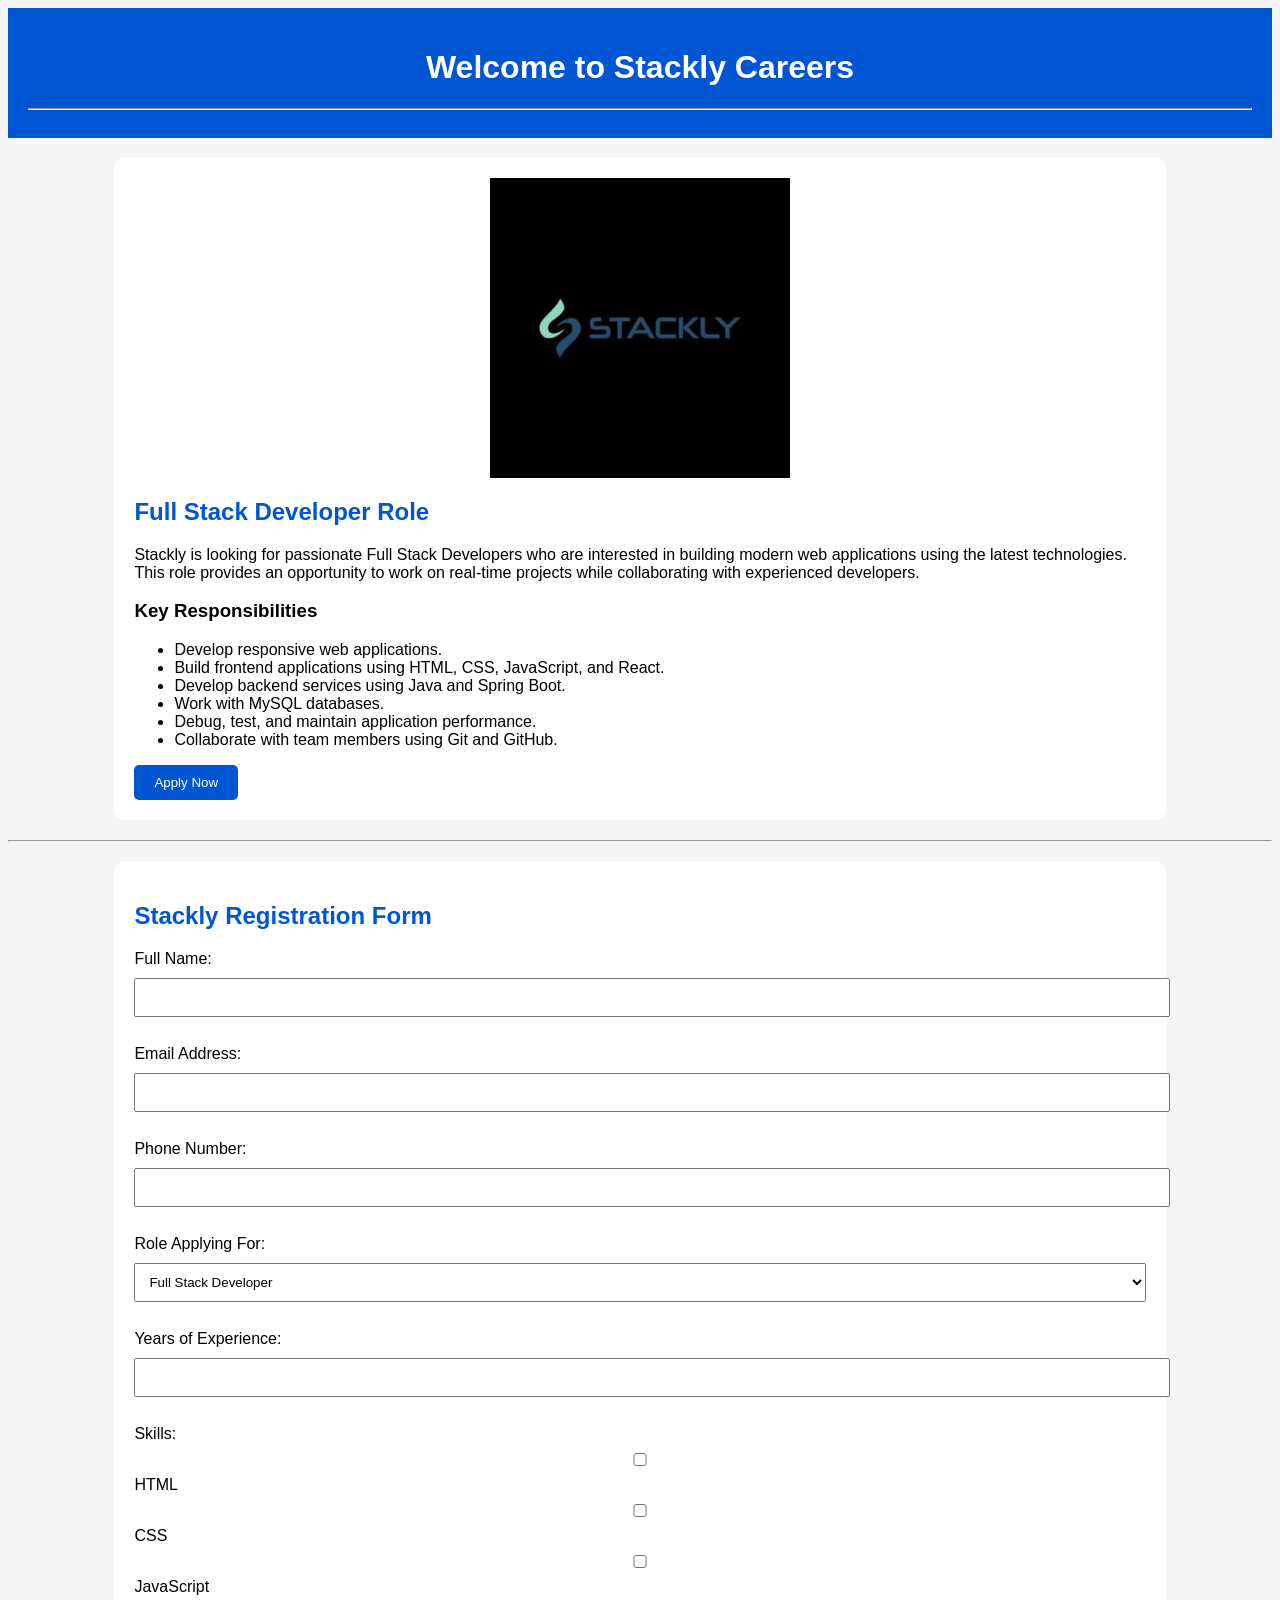
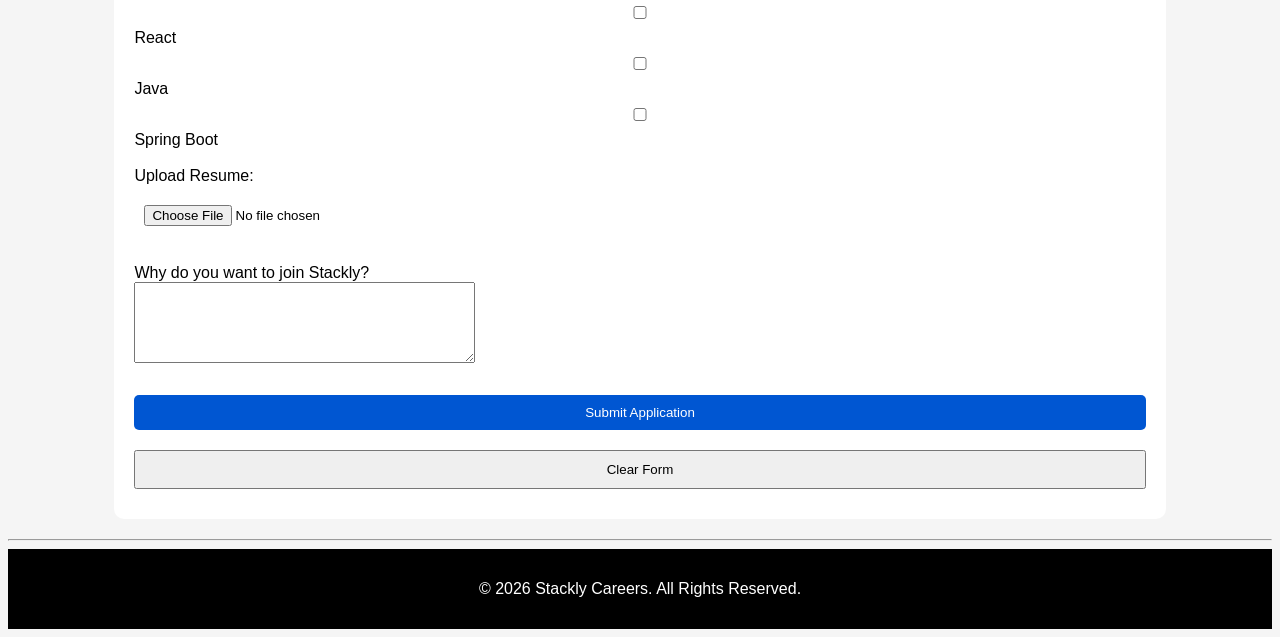
<file: index.html>
<!DOCTYPE html>
<html lang="en">
<head>
    <meta charset="UTF-8">
    <meta name="viewport" content="width=device-width, initial-scale=1.0">
    <title>Stackly Careers</title>
    <link rel="stylesheet" href="./style.css">
</head>

<body>

    <!-- Header -->
    <header>
        <h1>Welcome to Stackly Careers</h1>
        <hr>
    </header>

    <!-- ========================= -->
    <!-- Section 1 - Normal Section -->
    <!-- ========================= -->

    <section>
        

        <img src="./image/images.jpg"
         alt="Full Stack Developer"
         width="500">

         <h2>Full Stack Developer Role</h2>

        <p>
            Stackly is looking for passionate Full Stack Developers who are
            interested in building modern web applications using the latest
            technologies. This role provides an opportunity to work on real-time
            projects while collaborating with experienced developers.
        </p>

        <h3>Key Responsibilities</h3>

        <ul>
            <li>Develop responsive web applications.</li>
            <li>Build frontend applications using HTML, CSS, JavaScript, and React.</li>
            <li>Develop backend services using Java and Spring Boot.</li>
            <li>Work with MySQL databases.</li>
            <li>Debug, test, and maintain application performance.</li>
            <li>Collaborate with team members using Git and GitHub.</li>
        </ul>

        <button>Apply Now</button>
    </section>

    <hr>

    <!-- ========================= -->
    <!-- Section 2 - Registration Form -->
    <!-- ========================= -->

    <section>

        <h2>Stackly Registration Form</h2>

        <form>

            <label>Full Name:</label><br>
            <input type="text" name="fullname"><br><br>

            <label>Email Address:</label><br>
            <input type="email" name="email"><br><br>

            <label>Phone Number:</label><br>
            <input type="tel" name="phone"><br><br>

            <label>Role Applying For:</label><br>

            <select name="role">
                <option>Full Stack Developer</option>
                <option>Frontend Developer</option>
                <option>Backend Developer</option>
                <option>Java Developer</option>
                <option>React Developer</option>
            </select>

            <br><br>

            <label>Years of Experience:</label><br>
            <input type="number" name="experience"><br><br>

            <label>Skills:</label><br>

            <input type="checkbox"> HTML
            <input type="checkbox"> CSS
            <input type="checkbox"> JavaScript
            <input type="checkbox"> React
            <input type="checkbox"> Java
            <input type="checkbox"> Spring Boot

            <br><br>

            <label>Upload Resume:</label><br>
            <input type="file"><br><br>

            <label>Why do you want to join Stackly?</label><br>
            <textarea rows="5" cols="40"></textarea>

            <br><br>

            <input type="submit" value="Submit Application">
            <input type="reset" value="Clear Form">

        </form>

    </section>

    <hr>

    <footer>
        <p>&copy; 2026 Stackly Careers. All Rights Reserved.</p>
    </footer>

</body>
</html>
</file>
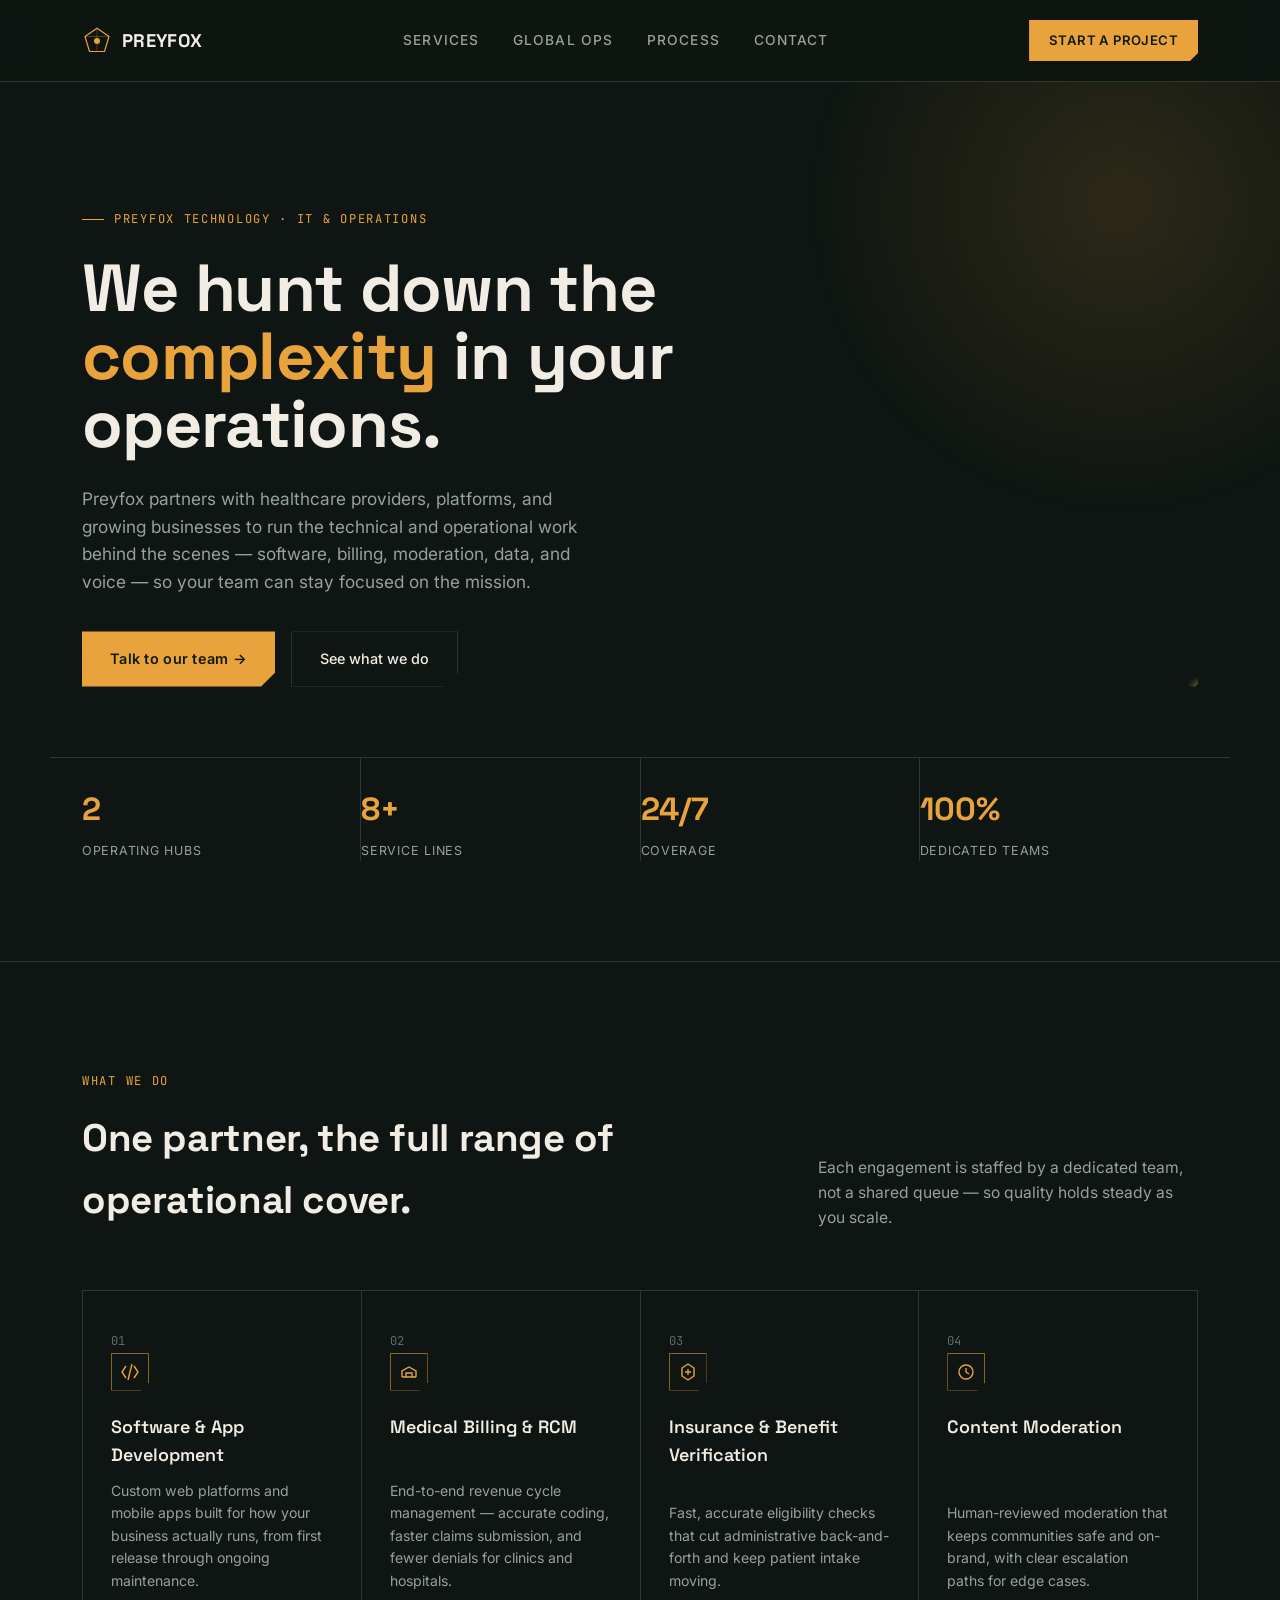
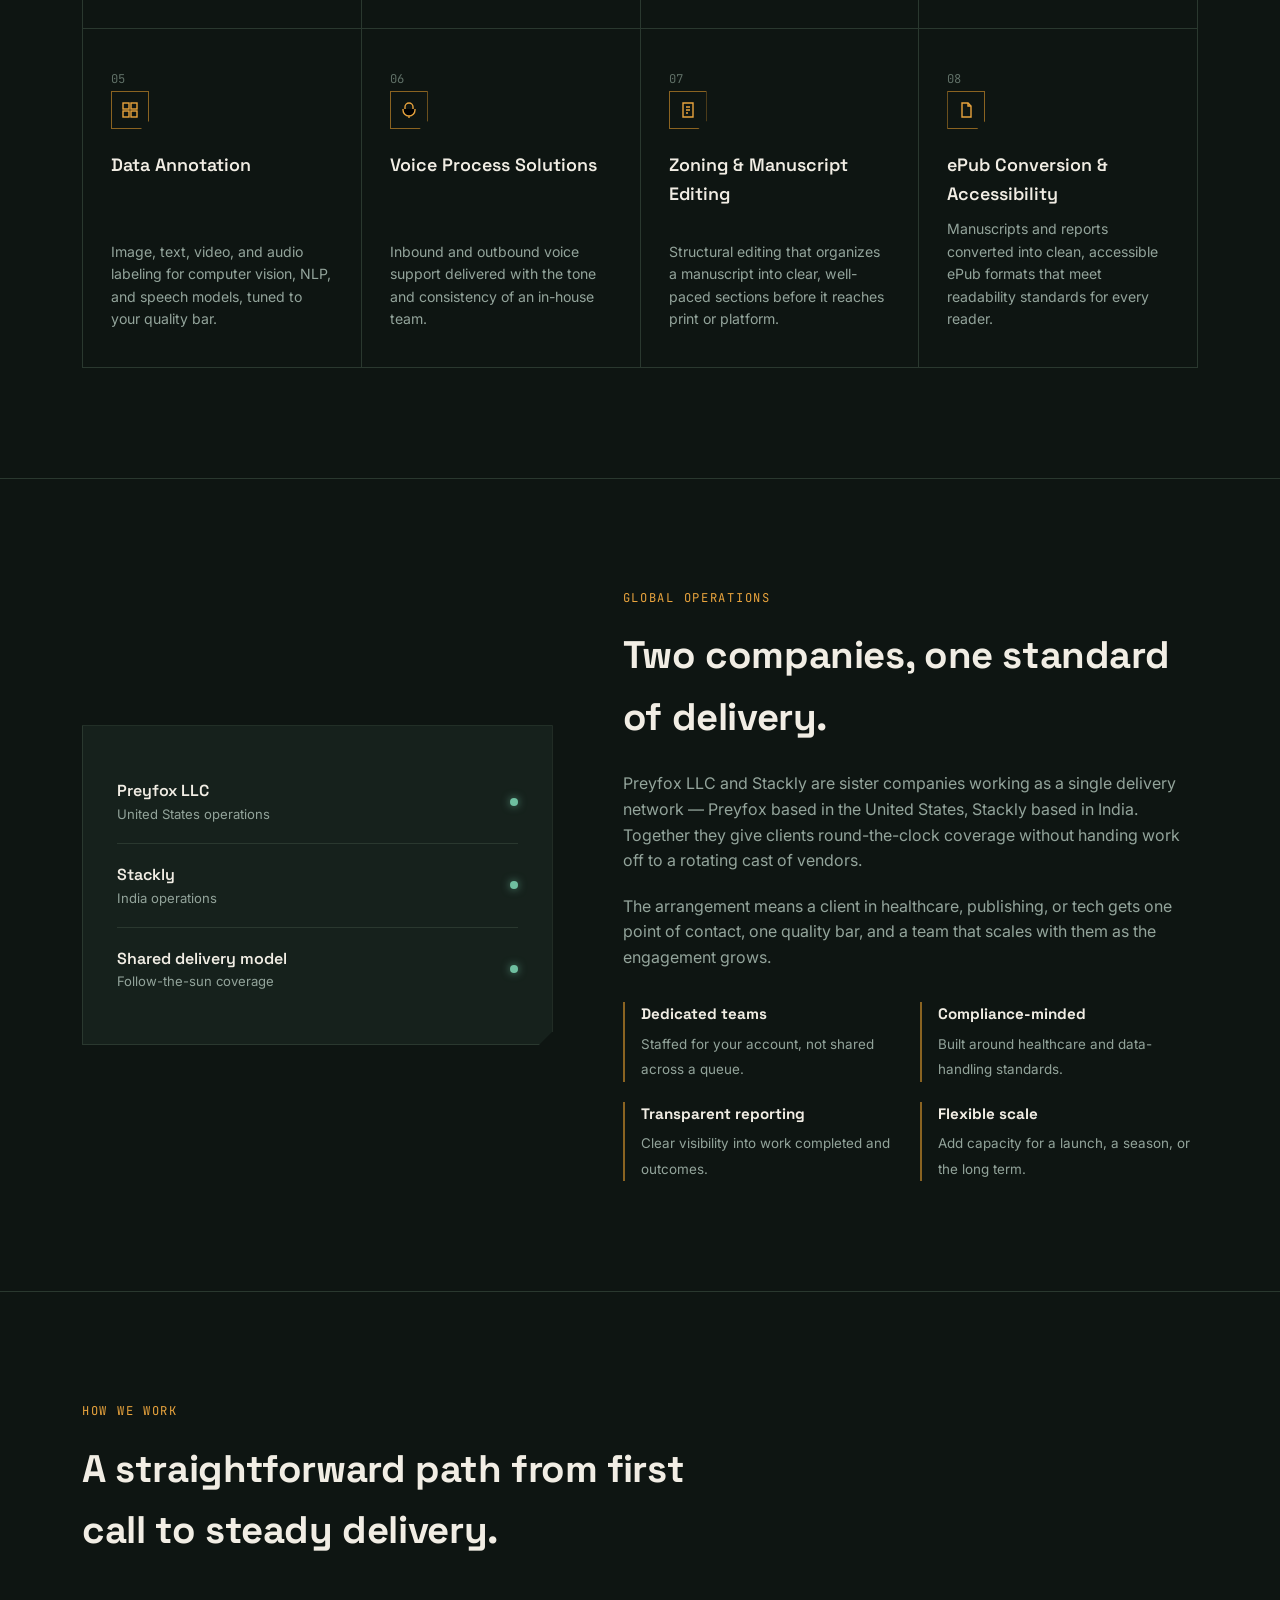
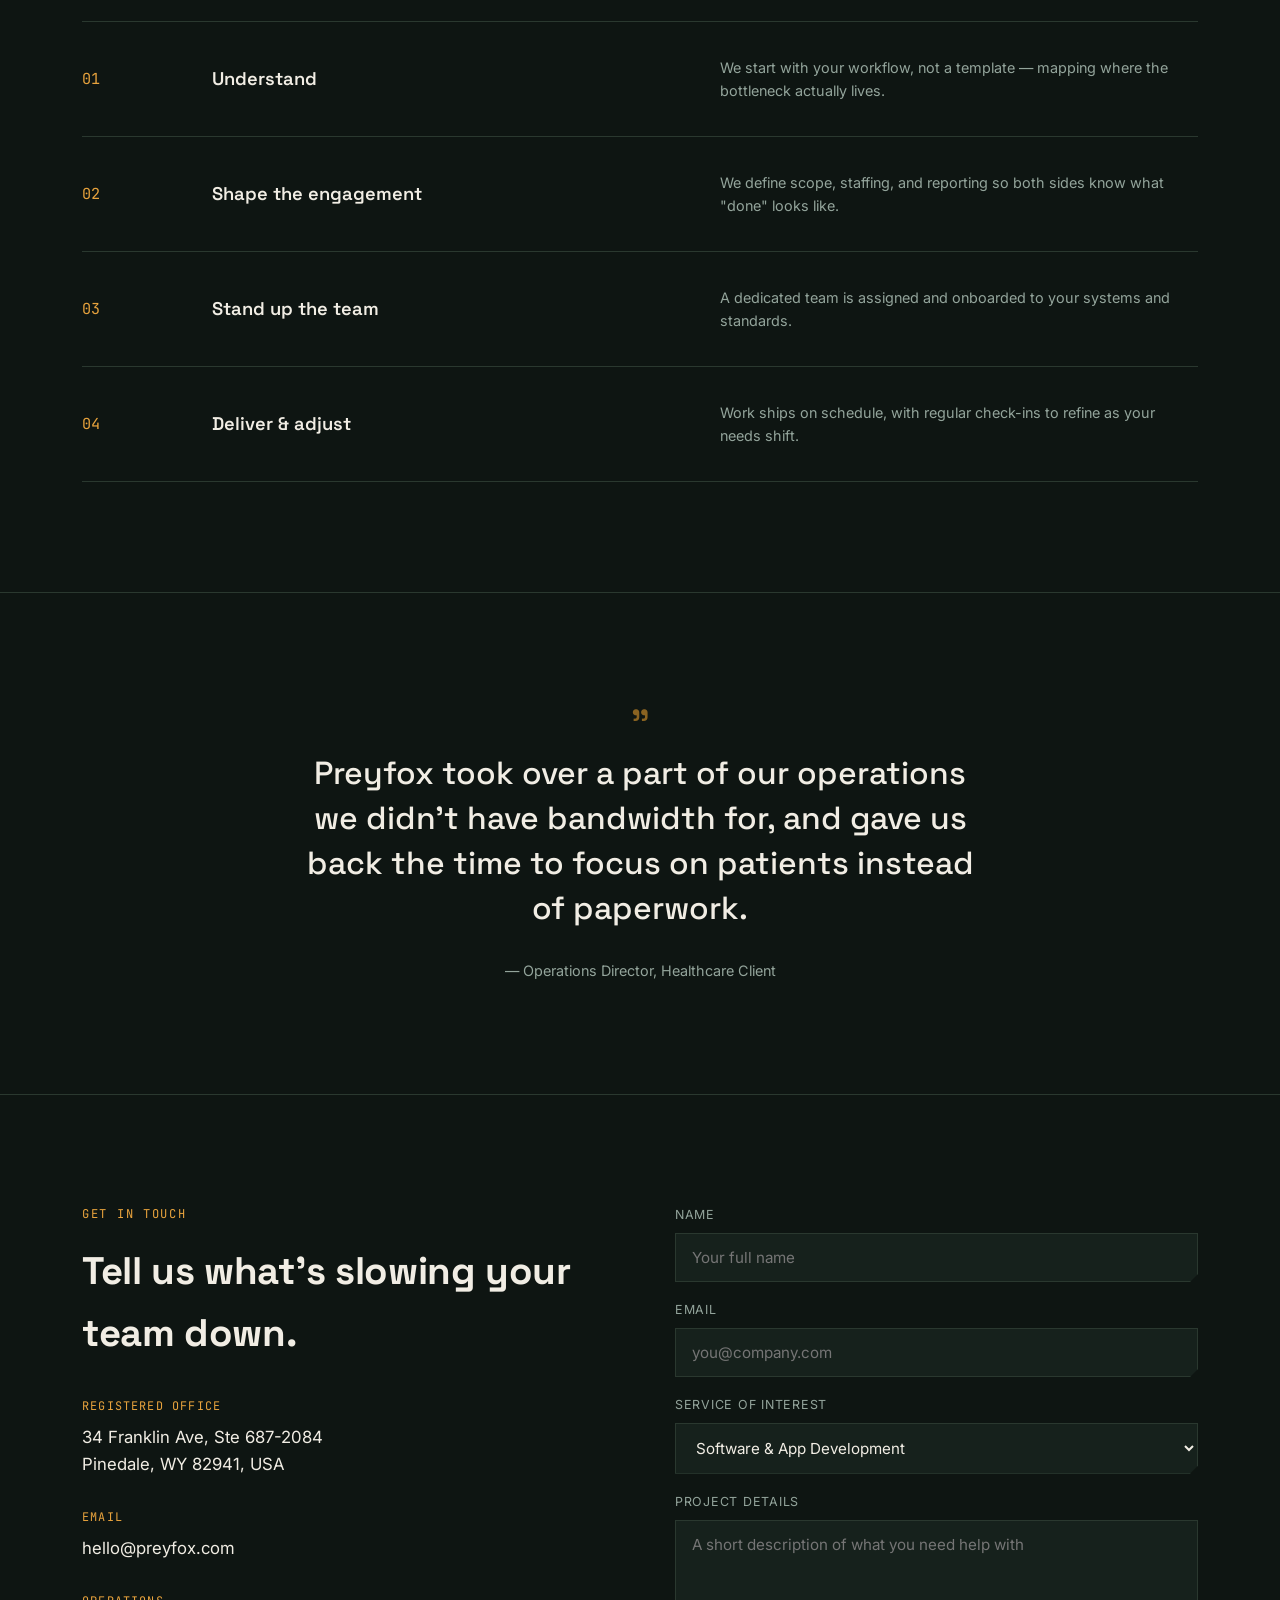
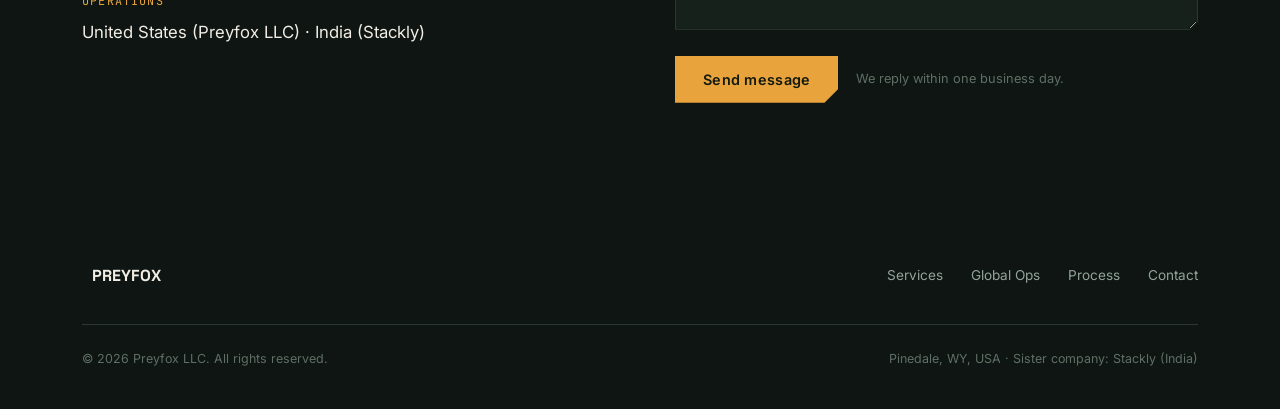
<file: preyfox-website.html>
<!DOCTYPE html>
<html lang="en">
<head>
<meta charset="UTF-8">
<meta name="viewport" content="width=device-width, initial-scale=1.0">
<title>Preyfox Technology — Global IT &amp; Operations Partner</title>
<link rel="preconnect" href="https://fonts.googleapis.com">
<link href="https://fonts.googleapis.com/css2?family=Space+Grotesk:wght@400;500;600;700&family=Inter:wght@400;500;600;700&family=JetBrains+Mono:wght@400;500&display=swap" rel="stylesheet">
<style>
  :root{
    --bg:#0e1512;
    --bg-alt:#121b17;
    --surface:#16211c;
    --surface-2:#1c2922;
    --line:#2a382f;
    --text:#f1ede4;
    --muted:#93a49b;
    --muted-2:#5f6f66;
    --amber:#e8a33d;
    --amber-dim:#8a6321;
    --teal:#6fbfa0;
    --clip: polygon(0 0, 100% 0, 100% calc(100% - 14px), calc(100% - 14px) 100%, 0 100%);
    --clip-sm: polygon(0 0, 100% 0, 100% calc(100% - 8px), calc(100% - 8px) 100%, 0 100%);
  }
  *{box-sizing:border-box; margin:0; padding:0;}
  html{scroll-behavior:smooth;}
  body{
    background:var(--bg);
    color:var(--text);
    font-family:'Inter', sans-serif;
    line-height:1.6;
    overflow-x:hidden;
  }
  @media (prefers-reduced-motion: reduce){
    *{animation-duration:0.01ms !important; animation-iteration-count:1 !important; transition-duration:0.01ms !important; scroll-behavior:auto !important;}
  }
  a{color:inherit; text-decoration:none;}
  img{max-width:100%; display:block;}
  .mono{font-family:'JetBrains Mono', monospace;}
  .wrap{max-width:1180px; margin:0 auto; padding:0 32px;}

  ::selection{background:var(--amber); color:#0e1512;}

  a:focus-visible, button:focus-visible{
    outline:2px solid var(--amber);
    outline-offset:3px;
  }

  /* ---------- Background scanline texture ---------- */
  .grain{
    position:fixed; inset:0; pointer-events:none; z-index:0; opacity:0.035; mix-blend-mode:overlay;
    background-image:repeating-linear-gradient(0deg, #fff 0px, transparent 1px, transparent 3px);
  }

  /* ---------- NAV ---------- */
  header{
    position:sticky; top:0; z-index:100;
    background:rgba(14,21,18,0.86);
    backdrop-filter:blur(10px);
    border-bottom:1px solid var(--line);
  }
  .nav{
    display:flex; align-items:center; justify-content:space-between;
    padding:20px 32px;
    max-width:1180px; margin:0 auto;
  }
  .brand{
    display:flex; align-items:center; gap:10px;
    font-family:'Space Grotesk', sans-serif;
    font-weight:700; font-size:1.15rem; letter-spacing:0.02em;
  }
  .brand .mark{
    width:30px; height:30px; position:relative; flex:none;
  }
  .brand .mark svg{width:100%; height:100%;}
  nav.links{display:flex; gap:34px; align-items:center;}
  nav.links a{
    font-size:0.86rem; color:var(--muted); text-transform:uppercase; letter-spacing:0.08em; font-weight:500;
    transition:color 0.2s ease;
    position:relative;
  }
  nav.links a::after{
    content:''; position:absolute; left:0; bottom:-6px; width:0; height:1px; background:var(--amber);
    transition:width 0.25s ease;
  }
  nav.links a:hover{color:var(--text);}
  nav.links a:hover::after{width:100%;}
  .nav-cta{
    background:var(--amber); color:#12190f; font-weight:600; font-size:0.82rem;
    padding:10px 20px; letter-spacing:0.03em; clip-path:var(--clip-sm);
    text-transform:uppercase;
    transition:transform 0.2s ease, background 0.2s ease;
  }
  .nav-cta:hover{background:#f3b657; transform:translateY(-1px);}
  .nav-toggle{display:none;}

  /* ---------- HERO ---------- */
  .hero{
    position:relative;
    padding:120px 0 100px;
    border-bottom:1px solid var(--line);
    overflow:hidden;
  }
  .hero::before{
    content:'';
    position:absolute; top:-200px; right:-160px; width:640px; height:640px;
    background:radial-gradient(circle, rgba(232,163,61,0.14) 0%, rgba(232,163,61,0) 70%);
    z-index:0;
  }
  .hero-grid{
    position:relative; z-index:1;
    display:grid; grid-template-columns:1.15fr 0.85fr; gap:60px; align-items:end;
  }
  .eyebrow{
    display:inline-flex; align-items:center; gap:10px;
    font-family:'JetBrains Mono', monospace; font-size:0.76rem; letter-spacing:0.14em;
    color:var(--amber); text-transform:uppercase; margin-bottom:26px;
  }
  .eyebrow::before{
    content:''; width:22px; height:1px; background:var(--amber);
  }
  h1.headline{
    font-family:'Space Grotesk', sans-serif;
    font-weight:700;
    font-size:clamp(2.6rem, 5.2vw, 4.6rem);
    line-height:1.02;
    letter-spacing:-0.01em;
    margin-bottom:26px;
  }
  h1.headline .accent{color:var(--amber);}
  .hero-sub{
    color:var(--muted); font-size:1.08rem; max-width:520px; margin-bottom:36px;
  }
  .hero-actions{display:flex; gap:16px; flex-wrap:wrap;}
  .btn-primary{
    background:var(--amber); color:#12190f; font-weight:600; font-size:0.9rem;
    padding:15px 28px; clip-path:var(--clip); letter-spacing:0.02em;
    display:inline-flex; align-items:center; gap:10px;
    transition:transform 0.2s ease, background 0.2s ease;
  }
  .btn-primary:hover{background:#f3b657; transform:translateY(-2px);}
  .btn-ghost{
    border:1px solid var(--line); color:var(--text); font-weight:500; font-size:0.9rem;
    padding:15px 28px; clip-path:var(--clip);
    transition:border-color 0.2s ease, background 0.2s ease;
  }
  .btn-ghost:hover{border-color:var(--amber); background:rgba(232,163,61,0.06);}

  /* radar panel */
  .radar-panel{
    position:relative; aspect-ratio:1/1; max-width:380px; margin-left:auto;
    border:1px solid var(--line); background:var(--surface);
    clip-path:var(--clip);
  }
  .radar-panel .ring{
    position:absolute; border:1px solid rgba(111,191,160,0.25); border-radius:50%;
    top:50%; left:50%; transform:translate(-50%,-50%);
  }
  .radar-panel .ring.r1{width:86%; height:86%;}
  .radar-panel .ring.r2{width:60%; height:60%;}
  .radar-panel .ring.r3{width:34%; height:34%;}
  .radar-panel .sweep{
    position:absolute; top:50%; left:50%; width:50%; height:1px;
    background:linear-gradient(90deg, var(--teal), transparent);
    transform-origin:left center;
    animation:sweep 4.5s linear infinite;
  }
  @keyframes sweep{ to{ transform:rotate(360deg); } }
  .radar-panel .node{
    position:absolute; width:6px; height:6px; border-radius:50%; background:var(--amber);
    box-shadow:0 0 10px 2px rgba(232,163,61,0.6);
  }
  .radar-panel .node.n1{top:28%; left:64%;}
  .radar-panel .node.n2{top:66%; left:34%;}
  .radar-panel .node.n3{top:44%; left:44%; background:var(--teal); box-shadow:0 0 10px 2px rgba(111,191,160,0.6);}
  .radar-caption{
    position:absolute; bottom:16px; left:16px; right:16px;
    font-family:'JetBrains Mono', monospace; font-size:0.7rem; color:var(--muted-2);
    display:flex; justify-content:space-between;
  }

  .hero-stats{
    display:flex; gap:0; margin-top:70px; border-top:1px solid var(--line);
  }
  .hero-stats .stat{
    flex:1; padding:26px 0 0; border-right:1px solid var(--line);
  }
  .hero-stats .stat:last-child{border-right:none;}
  .hero-stats .num{
    font-family:'Space Grotesk', sans-serif; font-size:2rem; font-weight:700; color:var(--amber);
  }
  .hero-stats .label{
    font-size:0.78rem; color:var(--muted); text-transform:uppercase; letter-spacing:0.06em; margin-top:6px;
  }

  /* ---------- SECTION SHARED ---------- */
  section{padding:110px 0; border-bottom:1px solid var(--line); position:relative;}
  .section-head{
    display:flex; justify-content:space-between; align-items:flex-end; gap:40px; margin-bottom:60px;
    flex-wrap:wrap;
  }
  .section-tag{
    font-family:'JetBrains Mono', monospace; font-size:0.76rem; color:var(--amber);
    text-transform:uppercase; letter-spacing:0.14em; margin-bottom:16px; display:block;
  }
  h2.section-title{
    font-family:'Space Grotesk', sans-serif; font-weight:700;
    font-size:clamp(1.8rem, 3vw, 2.6rem); letter-spacing:-0.01em; max-width:640px;
  }
  .section-desc{color:var(--muted); max-width:380px; font-size:0.98rem;}

  /* ---------- SERVICES ---------- */
  .services-grid{
    display:grid; grid-template-columns:repeat(4, 1fr); gap:1px; background:var(--line);
    border:1px solid var(--line);
  }
  .service-card{
    background:var(--bg); padding:36px 28px; min-height:260px;
    display:flex; flex-direction:column; justify-content:space-between;
    transition:background 0.25s ease;
    position:relative;
  }
  .service-card:hover{background:var(--surface-2);}
  .service-card .idx{
    font-family:'JetBrains Mono', monospace; font-size:0.76rem; color:var(--muted-2);
  }
  .service-card h3{
    font-family:'Space Grotesk', sans-serif; font-size:1.12rem; font-weight:600; margin:22px 0 10px;
  }
  .service-card p{color:var(--muted); font-size:0.88rem;}
  .service-card .icon{
    width:38px; height:38px; margin-bottom:6px;
    border:1px solid var(--amber-dim); clip-path:var(--clip-sm);
    display:flex; align-items:center; justify-content:center;
    color:var(--amber);
  }

  /* ---------- ABOUT / GLOBAL OPS ---------- */
  .about{
    display:grid; grid-template-columns:0.9fr 1.1fr; gap:70px; align-items:center;
  }
  .about-visual{
    border:1px solid var(--line); background:var(--surface); clip-path:var(--clip); padding:34px;
    position:relative;
  }
  .ops-row{
    display:flex; justify-content:space-between; align-items:center;
    padding:18px 0; border-bottom:1px solid var(--line);
  }
  .ops-row:last-child{border-bottom:none;}
  .ops-row .country{font-family:'Space Grotesk', sans-serif; font-weight:600;}
  .ops-row .role{color:var(--muted); font-size:0.82rem;}
  .ops-row .dot{width:8px; height:8px; border-radius:50%; background:var(--teal); box-shadow:0 0 8px rgba(111,191,160,0.7);}
  .about-copy p{color:var(--muted); margin-bottom:20px; font-size:1rem;}
  .about-copy h2{margin-bottom:24px;}
  .pillar-list{display:grid; grid-template-columns:1fr 1fr; gap:20px; margin-top:32px;}
  .pillar{border-left:2px solid var(--amber-dim); padding-left:16px;}
  .pillar b{font-family:'Space Grotesk', sans-serif; display:block; margin-bottom:4px; font-size:0.95rem;}
  .pillar span{color:var(--muted); font-size:0.84rem;}

  /* ---------- PROCESS ---------- */
  .process-list{display:flex; flex-direction:column; border-top:1px solid var(--line);}
  .process-item{
    display:grid; grid-template-columns:100px 1fr 1fr; gap:30px;
    padding:34px 0; border-bottom:1px solid var(--line);
    align-items:center;
  }
  .process-item .step{
    font-family:'JetBrains Mono', monospace; color:var(--amber); font-size:0.95rem;
  }
  .process-item h4{font-family:'Space Grotesk', sans-serif; font-size:1.15rem; font-weight:600;}
  .process-item p{color:var(--muted); font-size:0.9rem;}

  /* ---------- TESTIMONIAL ---------- */
  .testimonial{
    text-align:center; max-width:760px; margin:0 auto;
  }
  .testimonial blockquote{
    font-family:'Space Grotesk', sans-serif; font-size:clamp(1.4rem, 2.6vw, 2rem);
    font-weight:500; line-height:1.4; margin-bottom:28px;
  }
  .testimonial cite{color:var(--muted); font-style:normal; font-size:0.9rem;}
  .testimonial .quote-mark{color:var(--amber-dim); font-size:3rem; font-family:'Space Grotesk', sans-serif; line-height:1;}

  /* ---------- CONTACT ---------- */
  .contact{
    display:grid; grid-template-columns:1fr 1fr; gap:70px;
  }
  .contact-info .item{margin-bottom:30px;}
  .contact-info .item .k{
    font-family:'JetBrains Mono', monospace; font-size:0.74rem; color:var(--amber);
    text-transform:uppercase; letter-spacing:0.1em; margin-bottom:8px; display:block;
  }
  .contact-info .item .v{font-size:1.05rem;}
  form{display:flex; flex-direction:column; gap:18px;}
  .field{display:flex; flex-direction:column; gap:8px;}
  .field label{font-size:0.78rem; color:var(--muted); text-transform:uppercase; letter-spacing:0.06em;}
  .field input, .field textarea, .field select{
    background:var(--surface); border:1px solid var(--line); color:var(--text);
    padding:14px 16px; font-family:'Inter', sans-serif; font-size:0.95rem;
    clip-path:var(--clip-sm);
  }
  .field input:focus, .field textarea:focus, .field select:focus{
    outline:none; border-color:var(--amber);
  }
  .field textarea{resize:vertical; min-height:110px;}
  .submit-row{display:flex; align-items:center; gap:18px; margin-top:8px;}
  .form-note{font-size:0.8rem; color:var(--muted-2);}
  .btn-primary[type="submit"]{border:none; cursor:pointer; font-family:'Inter', sans-serif;}

  /* ---------- FOOTER ---------- */
  footer{padding:50px 0 40px;}
  .foot-grid{display:flex; justify-content:space-between; align-items:center; flex-wrap:wrap; gap:20px;}
  .foot-brand{display:flex; align-items:center; gap:10px; font-family:'Space Grotesk', sans-serif; font-weight:700;}
  .foot-links{display:flex; gap:28px;}
  .foot-links a{color:var(--muted); font-size:0.85rem;}
  .foot-links a:hover{color:var(--amber);}
  .foot-bottom{
    margin-top:36px; padding-top:24px; border-top:1px solid var(--line);
    display:flex; justify-content:space-between; color:var(--muted-2); font-size:0.78rem; flex-wrap:wrap; gap:10px;
  }

  /* ---------- REVEAL ANIM ---------- */
  .reveal{opacity:0; transform:translateY(18px); transition:opacity 0.7s ease, transform 0.7s ease;}
  .reveal.in{opacity:1; transform:translateY(0);}

  /* ---------- RESPONSIVE ---------- */
  @media (max-width:920px){
    .hero-grid{grid-template-columns:1fr;}
    .radar-panel{margin:0 auto; margin-top:40px;}
    .services-grid{grid-template-columns:repeat(2,1fr);}
    .about{grid-template-columns:1fr;}
    .contact{grid-template-columns:1fr;}
    .process-item{grid-template-columns:60px 1fr; }
    .process-item p{grid-column:2/3;}
  }
  @media (max-width:640px){
    .wrap{padding:0 20px;}
    nav.links{display:none;}
    .nav-cta{display:none;}
    .services-grid{grid-template-columns:1fr;}
    .hero-stats{flex-wrap:wrap;}
    .hero-stats .stat{flex:1 1 50%; border-right:none; border-bottom:1px solid var(--line); padding-bottom:16px;}
    .pillar-list{grid-template-columns:1fr;}
  }
</style>
</head>
<body>

<div class="grain"></div>

<header>
  <div class="nav">
    <a href="#" class="brand">
      <span class="mark">
        <svg viewBox="0 0 40 40" fill="none" xmlns="http://www.w3.org/2000/svg">
          <path d="M20 3 L36 14 L30 34 L10 34 L4 14 Z" stroke="#e8a33d" stroke-width="1.6"/>
          <path d="M20 3 L20 34" stroke="#e8a33d" stroke-width="1" opacity="0.4"/>
          <path d="M4 14 L36 14" stroke="#e8a33d" stroke-width="1" opacity="0.4"/>
          <circle cx="20" cy="20" r="4" fill="#e8a33d"/>
        </svg>
      </span>
      PREYFOX
    </a>
    <nav class="links">
      <a href="#services">Services</a>
      <a href="#about">Global Ops</a>
      <a href="#process">Process</a>
      <a href="#contact">Contact</a>
    </nav>
    <a href="#contact" class="nav-cta">Start a project</a>
  </div>
</header>

<section class="hero">
  <div class="wrap hero-grid">
    <div>
      <span class="eyebrow">Preyfox Technology · IT &amp; Operations</span>
      <h1 class="headline">We hunt down the <span class="accent">complexity</span> in your operations.</h1>
      <p class="hero-sub">Preyfox partners with healthcare providers, platforms, and growing businesses to run the technical and operational work behind the scenes — software, billing, moderation, data, and voice — so your team can stay focused on the mission.</p>
      <div class="hero-actions">
        <a href="#contact" class="btn-primary">Talk to our team →</a>
        <a href="#services" class="btn-ghost">See what we do</a>
      </div>
    </div>
    <div class="radar-panel reveal in">
      <div class="ring r1"></div>
      <div class="ring r2"></div>
      <div class="ring r3"></div>
      <div class="sweep"></div>
      <div class="node n1"></div>
      <div class="node n2"></div>
      <div class="node n3"></div>
      <div class="radar-caption">
        <span>USA · IND</span>
        <span>24/7 OPS</span>
      </div>
    </div>
  </div>

  <div class="wrap hero-stats">
    <div class="stat">
      <div class="num">2</div>
      <div class="label">Operating hubs</div>
    </div>
    <div class="stat">
      <div class="num">8+</div>
      <div class="label">Service lines</div>
    </div>
    <div class="stat">
      <div class="num">24/7</div>
      <div class="label">Coverage</div>
    </div>
    <div class="stat">
      <div class="num">100%</div>
      <div class="label">Dedicated teams</div>
    </div>
  </div>
</section>

<section id="services">
  <div class="wrap">
    <div class="section-head reveal">
      <div>
        <span class="section-tag">What we do</span>
        <h2 class="section-title">One partner, the full range of operational cover.</h2>
      </div>
      <p class="section-desc">Each engagement is staffed by a dedicated team, not a shared queue — so quality holds steady as you scale.</p>
    </div>

    <div class="services-grid reveal">
      <div class="service-card">
        <div>
          <span class="idx">01</span>
          <div class="icon"><svg width="18" height="18" viewBox="0 0 18 18"><path d="M5 3L1 9L5 15M13 3L17 9L13 15M11 1L7 17" stroke="currentColor" stroke-width="1.4" fill="none"/></svg></div>
          <h3>Software &amp; App Development</h3>
        </div>
        <p>Custom web platforms and mobile apps built for how your business actually runs, from first release through ongoing maintenance.</p>
      </div>
      <div class="service-card">
        <div>
          <span class="idx">02</span>
          <div class="icon"><svg width="18" height="18" viewBox="0 0 18 18"><path d="M2 14L2 8L9 4L16 8L16 14M2 14L16 14M6 14V10H12V14" stroke="currentColor" stroke-width="1.4" fill="none"/></svg></div>
          <h3>Medical Billing &amp; RCM</h3>
        </div>
        <p>End-to-end revenue cycle management — accurate coding, faster claims submission, and fewer denials for clinics and hospitals.</p>
      </div>
      <div class="service-card">
        <div>
          <span class="idx">03</span>
          <div class="icon"><svg width="18" height="18" viewBox="0 0 18 18"><path d="M9 1L15 5V13L9 17L3 13V5L9 1Z" stroke="currentColor" stroke-width="1.4" fill="none"/><path d="M9 6V12M6 9H12" stroke="currentColor" stroke-width="1.4"/></svg></div>
          <h3>Insurance &amp; Benefit Verification</h3>
        </div>
        <p>Fast, accurate eligibility checks that cut administrative back-and-forth and keep patient intake moving.</p>
      </div>
      <div class="service-card">
        <div>
          <span class="idx">04</span>
          <div class="icon"><svg width="18" height="18" viewBox="0 0 18 18"><circle cx="9" cy="9" r="7" stroke="currentColor" stroke-width="1.4" fill="none"/><path d="M9 5V9L12 11" stroke="currentColor" stroke-width="1.4"/></svg></div>
          <h3>Content Moderation</h3>
        </div>
        <p>Human-reviewed moderation that keeps communities safe and on-brand, with clear escalation paths for edge cases.</p>
      </div>
      <div class="service-card">
        <div>
          <span class="idx">05</span>
          <div class="icon"><svg width="18" height="18" viewBox="0 0 18 18"><rect x="2" y="2" width="6" height="6" stroke="currentColor" stroke-width="1.4" fill="none"/><rect x="10" y="2" width="6" height="6" stroke="currentColor" stroke-width="1.4" fill="none"/><rect x="2" y="10" width="6" height="6" stroke="currentColor" stroke-width="1.4" fill="none"/><rect x="10" y="10" width="6" height="6" stroke="currentColor" stroke-width="1.4" fill="none"/></svg></div>
          <h3>Data Annotation</h3>
        </div>
        <p>Image, text, video, and audio labeling for computer vision, NLP, and speech models, tuned to your quality bar.</p>
      </div>
      <div class="service-card">
        <div>
          <span class="idx">06</span>
          <div class="icon"><svg width="18" height="18" viewBox="0 0 18 18"><path d="M9 2C6.79 2 5 3.79 5 6V9C5 11.21 6.79 13 9 13C11.21 13 13 11.21 13 9V6C13 3.79 11.21 2 9 2Z" stroke="currentColor" stroke-width="1.4" fill="none"/><path d="M3 8V9C3 12.31 5.69 15 9 15C12.31 15 15 12.31 15 9V8M9 15V17" stroke="currentColor" stroke-width="1.4"/></svg></div>
          <h3>Voice Process Solutions</h3>
        </div>
        <p>Inbound and outbound voice support delivered with the tone and consistency of an in-house team.</p>
      </div>
      <div class="service-card">
        <div>
          <span class="idx">07</span>
          <div class="icon"><svg width="18" height="18" viewBox="0 0 18 18"><path d="M4 2H14V16H4V2Z" stroke="currentColor" stroke-width="1.4" fill="none"/><path d="M7 6H11M7 9H11M7 12H9" stroke="currentColor" stroke-width="1.4"/></svg></div>
          <h3>Zoning &amp; Manuscript Editing</h3>
        </div>
        <p>Structural editing that organizes a manuscript into clear, well-paced sections before it reaches print or platform.</p>
      </div>
      <div class="service-card">
        <div>
          <span class="idx">08</span>
          <div class="icon"><svg width="18" height="18" viewBox="0 0 18 18"><path d="M5 2H11L14 5V16H5V2Z" stroke="currentColor" stroke-width="1.4" fill="none"/><path d="M11 2V5H14" stroke="currentColor" stroke-width="1.4" fill="none"/></svg></div>
          <h3>ePub Conversion &amp; Accessibility</h3>
        </div>
        <p>Manuscripts and reports converted into clean, accessible ePub formats that meet readability standards for every reader.</p>
      </div>
    </div>
  </div>
</section>

<section id="about">
  <div class="wrap about">
    <div class="about-visual reveal">
      <div class="ops-row">
        <div>
          <div class="country">Preyfox LLC</div>
          <div class="role">United States operations</div>
        </div>
        <span class="dot"></span>
      </div>
      <div class="ops-row">
        <div>
          <div class="country">Stackly</div>
          <div class="role">India operations</div>
        </div>
        <span class="dot"></span>
      </div>
      <div class="ops-row">
        <div>
          <div class="country">Shared delivery model</div>
          <div class="role">Follow-the-sun coverage</div>
        </div>
        <span class="dot"></span>
      </div>
    </div>
    <div class="about-copy reveal">
      <span class="section-tag">Global operations</span>
      <h2 class="section-title">Two companies, one standard of delivery.</h2>
      <p>Preyfox LLC and Stackly are sister companies working as a single delivery network — Preyfox based in the United States, Stackly based in India. Together they give clients round-the-clock coverage without handing work off to a rotating cast of vendors.</p>
      <p>The arrangement means a client in healthcare, publishing, or tech gets one point of contact, one quality bar, and a team that scales with them as the engagement grows.</p>
      <div class="pillar-list">
        <div class="pillar">
          <b>Dedicated teams</b>
          <span>Staffed for your account, not shared across a queue.</span>
        </div>
        <div class="pillar">
          <b>Compliance-minded</b>
          <span>Built around healthcare and data-handling standards.</span>
        </div>
        <div class="pillar">
          <b>Transparent reporting</b>
          <span>Clear visibility into work completed and outcomes.</span>
        </div>
        <div class="pillar">
          <b>Flexible scale</b>
          <span>Add capacity for a launch, a season, or the long term.</span>
        </div>
      </div>
    </div>
  </div>
</section>

<section id="process">
  <div class="wrap">
    <div class="section-head reveal">
      <div>
        <span class="section-tag">How we work</span>
        <h2 class="section-title">A straightforward path from first call to steady delivery.</h2>
      </div>
    </div>
    <div class="process-list reveal">
      <div class="process-item">
        <span class="step">01</span>
        <h4>Understand</h4>
        <p>We start with your workflow, not a template — mapping where the bottleneck actually lives.</p>
      </div>
      <div class="process-item">
        <span class="step">02</span>
        <h4>Shape the engagement</h4>
        <p>We define scope, staffing, and reporting so both sides know what "done" looks like.</p>
      </div>
      <div class="process-item">
        <span class="step">03</span>
        <h4>Stand up the team</h4>
        <p>A dedicated team is assigned and onboarded to your systems and standards.</p>
      </div>
      <div class="process-item">
        <span class="step">04</span>
        <h4>Deliver &amp; adjust</h4>
        <p>Work ships on schedule, with regular check-ins to refine as your needs shift.</p>
      </div>
    </div>
  </div>
</section>

<section>
  <div class="wrap testimonial reveal">
    <div class="quote-mark">"</div>
    <blockquote>Preyfox took over a part of our operations we didn't have bandwidth for, and gave us back the time to focus on patients instead of paperwork.</blockquote>
    <cite>— Operations Director, Healthcare Client</cite>
  </div>
</section>

<section id="contact" style="border-bottom:none;">
  <div class="wrap contact">
    <div class="contact-info reveal">
      <span class="section-tag">Get in touch</span>
      <h2 class="section-title" style="margin-bottom:34px;">Tell us what's slowing your team down.</h2>
      <div class="item">
        <span class="k">Registered office</span>
        <span class="v">34 Franklin Ave, Ste 687-2084<br>Pinedale, WY 82941, USA</span>
      </div>
      <div class="item">
        <span class="k">Email</span>
        <span class="v">hello@preyfox.com</span>
      </div>
      <div class="item">
        <span class="k">Operations</span>
        <span class="v">United States (Preyfox LLC) · India (Stackly)</span>
      </div>
    </div>
    <form onsubmit="event.preventDefault(); document.getElementById('formStatus').textContent='Thanks — we\'ll be in touch within one business day.';">
      <div class="field">
        <label for="name">Name</label>
        <input id="name" type="text" placeholder="Your full name" required>
      </div>
      <div class="field">
        <label for="email">Email</label>
        <input id="email" type="email" placeholder="you@company.com" required>
      </div>
      <div class="field">
        <label for="service">Service of interest</label>
        <select id="service">
          <option>Software &amp; App Development</option>
          <option>Medical Billing &amp; RCM</option>
          <option>Insurance &amp; Benefit Verification</option>
          <option>Content Moderation</option>
          <option>Data Annotation</option>
          <option>Voice Process Solutions</option>
          <option>Zoning &amp; Manuscript Editing</option>
          <option>ePub Conversion &amp; Accessibility</option>
        </select>
      </div>
      <div class="field">
        <label for="msg">Project details</label>
        <textarea id="msg" placeholder="A short description of what you need help with"></textarea>
      </div>
      <div class="submit-row">
        <button type="submit" class="btn-primary">Send message</button>
        <span class="form-note" id="formStatus">We reply within one business day.</span>
      </div>
    </form>
  </div>
</section>

<footer>
  <div class="wrap">
    <div class="foot-grid">
      <div class="foot-brand">
        <span class="mark">
          <svg viewBox="0 0 40 40" fill="none" xmlns="http://www.w3.org/2000/svg">
            <path d="M20 3 L36 14 L30 34 L10 34 L4 14 Z" stroke="#e8a33d" stroke-width="1.6"/>
            <circle cx="20" cy="20" r="4" fill="#e8a33d"/>
          </svg>
        </span>
        PREYFOX
      </div>
      <div class="foot-links">
        <a href="#services">Services</a>
        <a href="#about">Global Ops</a>
        <a href="#process">Process</a>
        <a href="#contact">Contact</a>
      </div>
    </div>
    <div class="foot-bottom">
      <span>© 2026 Preyfox LLC. All rights reserved.</span>
      <span>Pinedale, WY, USA · Sister company: Stackly (India)</span>
    </div>
  </div>
</footer>

<script>
  const observer = new IntersectionObserver((entries)=>{
    entries.forEach(e=>{
      if(e.isIntersecting){ e.target.classList.add('in'); }
    });
  }, {threshold:0.15});
  document.querySelectorAll('.reveal').forEach(el=>observer.observe(el));
</script>

</body>
</html>
</file>
<file: style.css>
body{
background:#f5f5f5;
font-family:Arial;
}

header{
background:#0056d2;
color:white;
text-align:center;
padding:20px;
}

section{
background:white;
width:80%;
margin:20px auto;
padding:20px;
border-radius:10px;
}

h2{
color:#0056d2;
}

img{
width:300px;
display:block;
margin:auto;
}

input,
select{
width:100%;
padding:10px;
margin:10px 0;
}

button,
input[type="submit"]{
background:#0056d2;
color:white;
padding:10px 20px;
border:none;
border-radius:5px;
}

footer{
background:black;
color:white;
text-align:center;
padding:15px;
}
</file>
